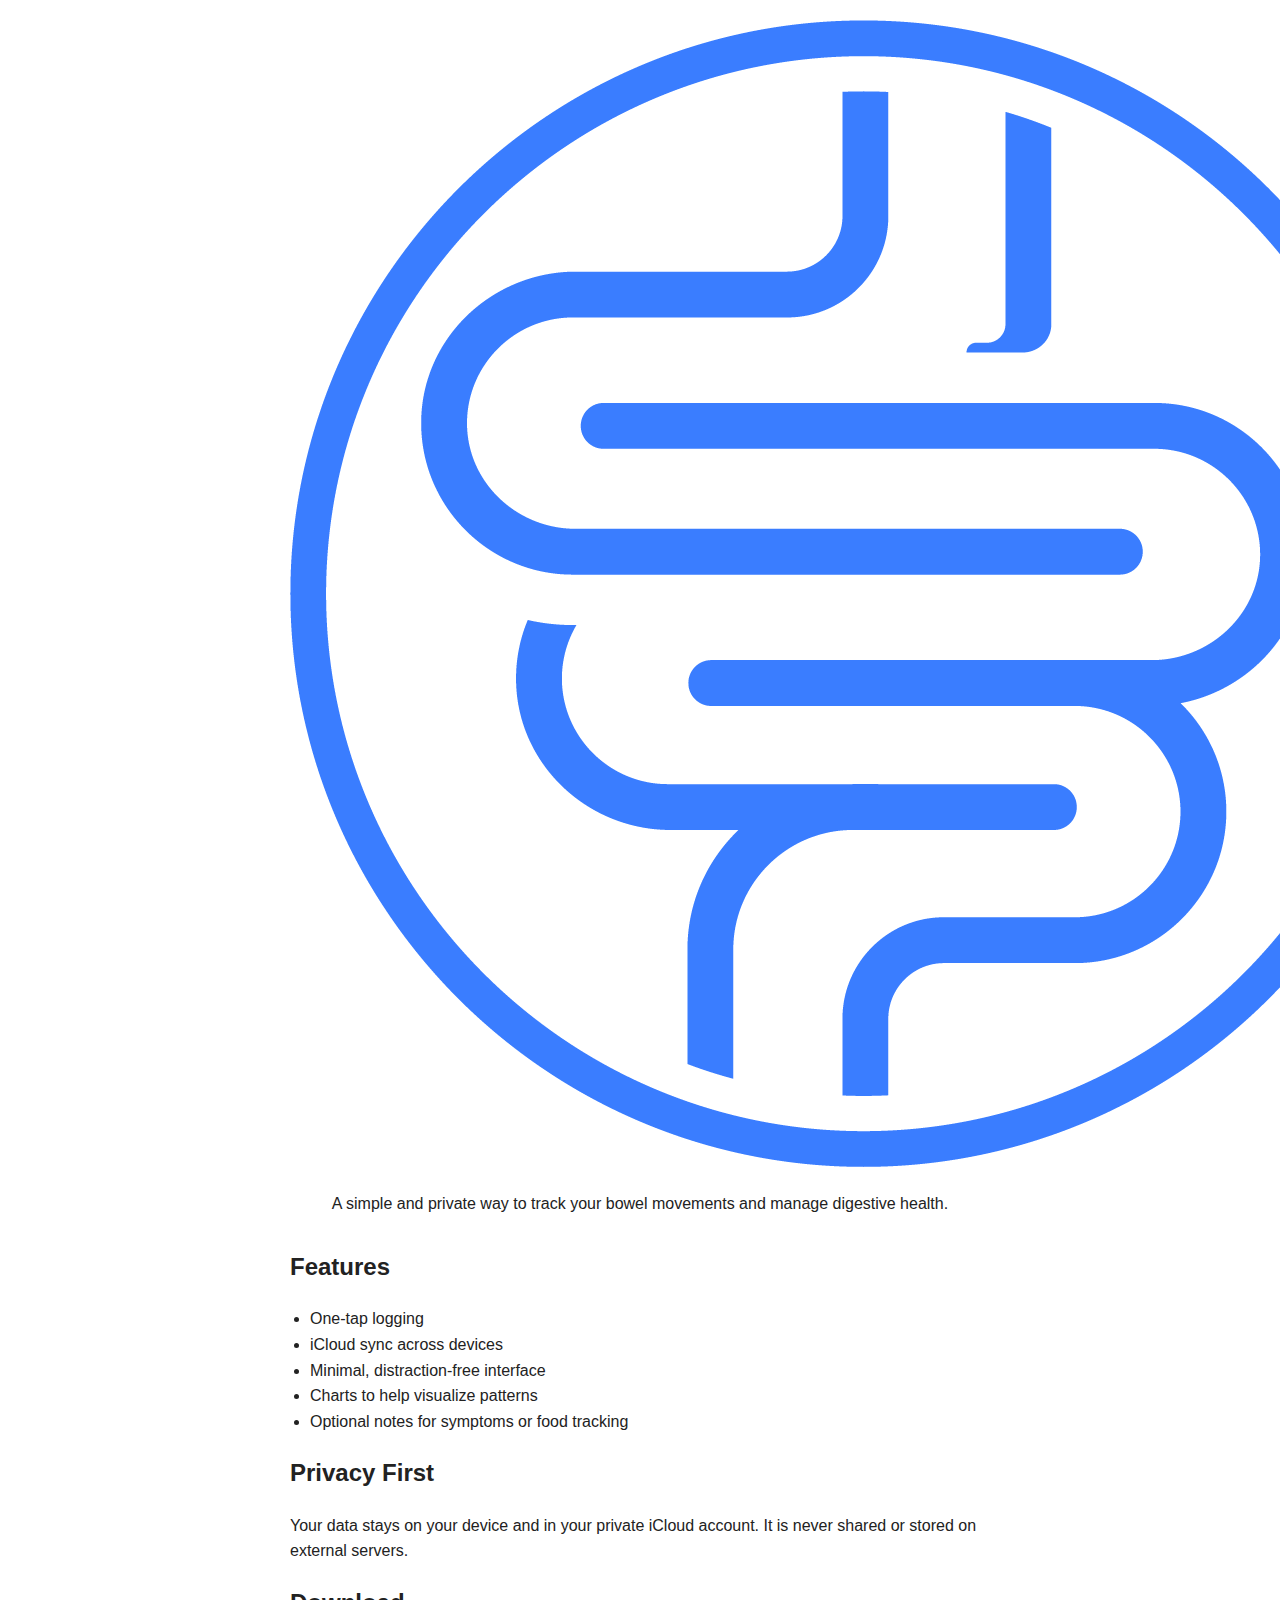
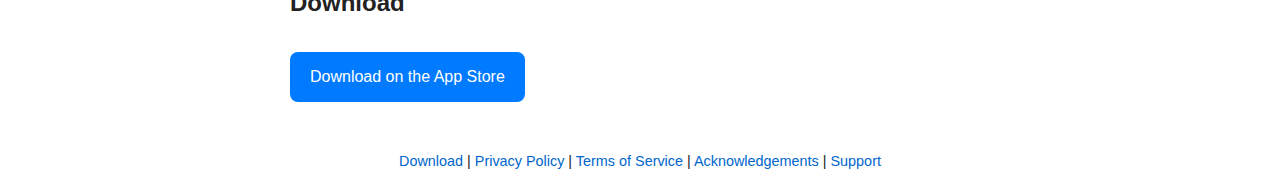
<file: index.html>
<!DOCTYPE html>
<html lang="en">
<head>
    <meta charset="UTF-8" />
    <meta name="viewport" content="width=device-width, initial-scale=1" />
    <title>Bowel Tracker</title>
    <link rel="stylesheet" href="style.css" />
    <link rel="icon" type="image/jpeg" href="Icons/icon-512.jpg" />
    <meta name="description" content="A simple and private way to track your bowel movements and manage digestive health." />
</head>
<body>

<header>
    <img src="Icons/logo.png" alt="Bowel Tracker Logo" class="logo">
    <p class="tagline">A simple and private way to track your bowel movements and manage digestive health.</p>
</header>

<main>
    <section>
        <h2>Features</h2>
        <ul>
            <li>One-tap logging</li>
            <li>iCloud sync across devices</li>
            <li>Minimal, distraction-free interface</li>
            <li>Charts to help visualize patterns</li>
            <li>Optional notes for symptoms or food tracking</li>
        </ul>
    </section>

    <section>
        <h2>Privacy First</h2>
        <p>Your data stays on your device and in your private iCloud account. It is never shared or stored on external servers.</p>
    </section>

    <section>
        <h2>Download</h2>
        <a class="button" href="https://apps.apple.com/us/app/bowel-tracker/id6756451989">Download on the App Store</a>
    </section>
</main>

<footer>
    <a href="https://apps.apple.com/us/app/bowel-tracker/id6756451989">Download</a> |
    <a href="privacy.html">Privacy Policy</a> |
    <a href="terms.html">Terms of Service</a> |
    <a href="acknowledgements.html">Acknowledgements</a> |
    <a href="mailto:mitchell.ferguson1998@gmail.com">Support</a>
</footer>

</body>
</html>
</file>
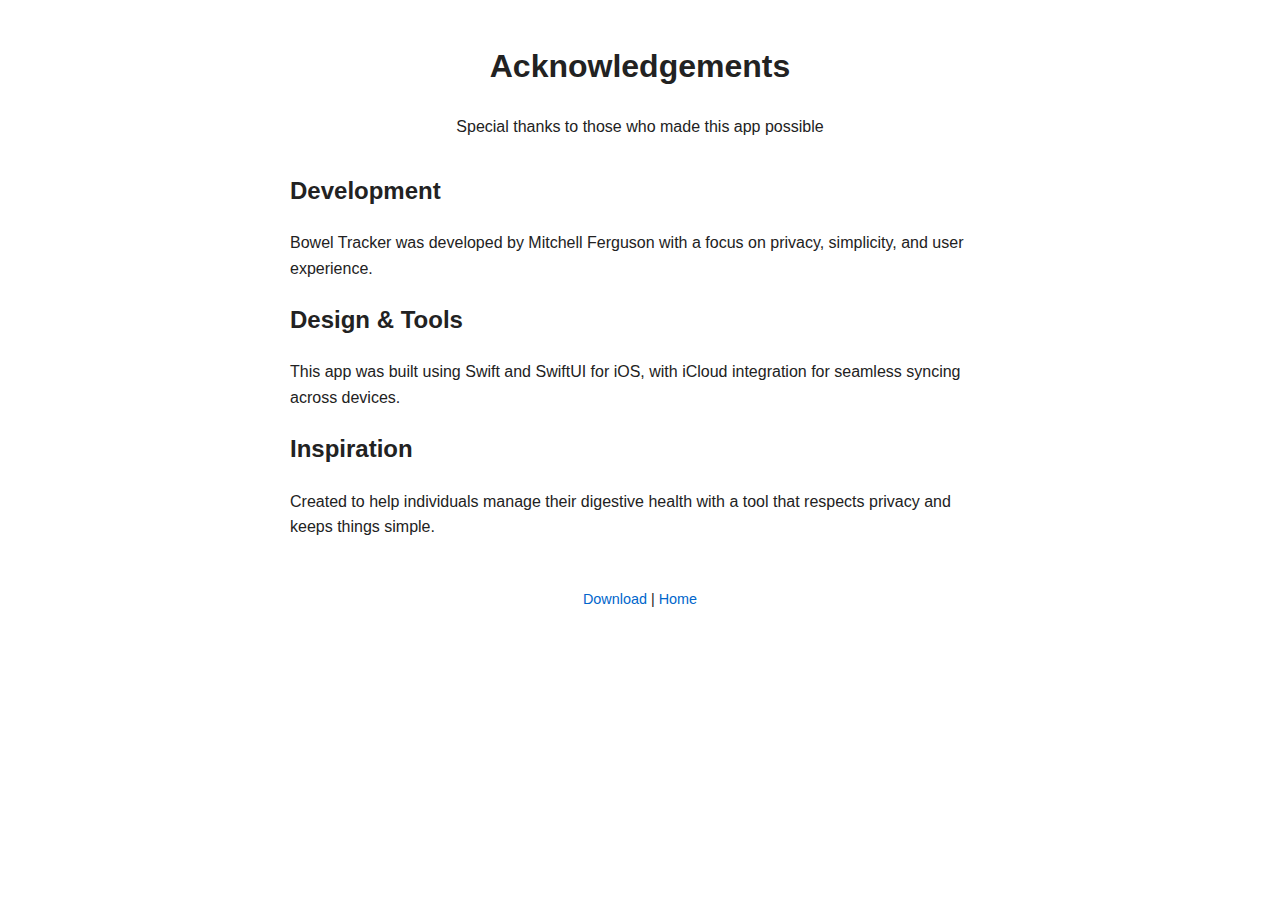
<file: acknowledgements.html>
<!DOCTYPE html>
<html lang="en">
<head>
    <meta charset="UTF-8" />
    <meta name="viewport" content="width=device-width, initial-scale=1" />
    <title>Acknowledgements – Bowel Tracker</title>
    <link rel="stylesheet" href="style.css" />
    <link rel="icon" type="image/jpeg" href="Icons/icon-512.jpg" />
</head>
<body>

<header>
    <h1 class="page-title">Acknowledgements</h1>
    <p class="tagline">Special thanks to those who made this app possible</p>
</header>

<main>
<section>
    <h2>Development</h2>
    <p>Bowel Tracker was developed by Mitchell Ferguson with a focus on privacy, simplicity, and user experience.</p>
</section>

<section>
    <h2>Design & Tools</h2>
    <p>This app was built using Swift and SwiftUI for iOS, with iCloud integration for seamless syncing across devices.</p>
</section>

<section>
    <h2>Inspiration</h2>
    <p>Created to help individuals manage their digestive health with a tool that respects privacy and keeps things simple.</p>
</section>
</main>

<footer>
    <a href="https://apps.apple.com/us/app/bowel-tracker/id6756451989">Download</a> |
    <a href="index.html">Home</a>
</footer>

</body>
</html>
</file>
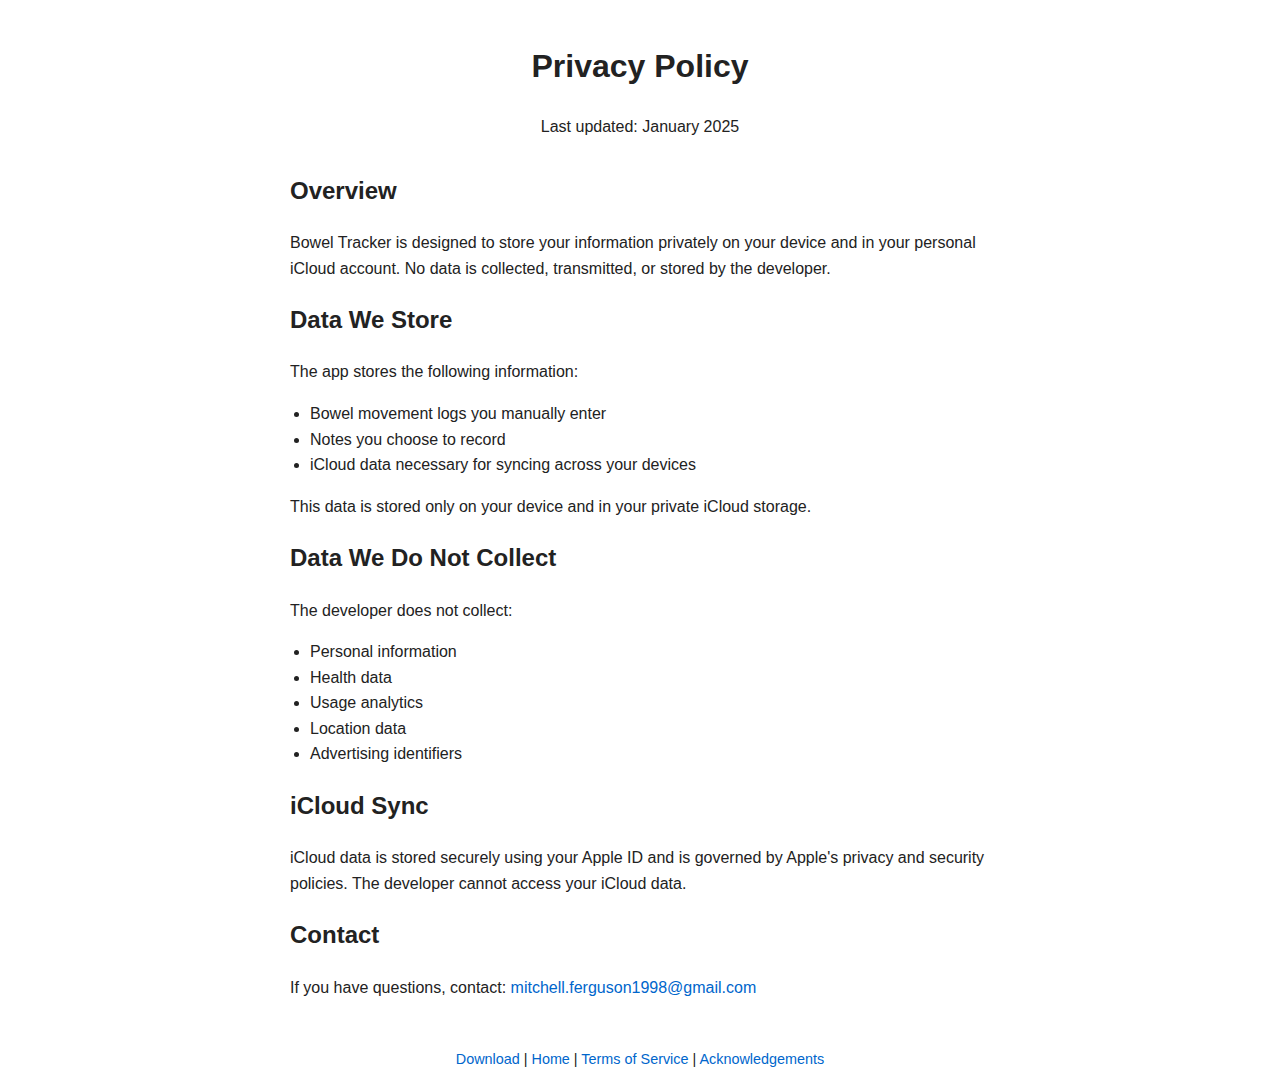
<file: privacy.html>
<!DOCTYPE html>
<html lang="en">
<head>
    <meta charset="UTF-8" />
    <meta name="viewport" content="width=device-width, initial-scale=1" />
    <title>Privacy Policy – Bowel Tracker</title>
    <link rel="stylesheet" href="style.css" />
    <link rel="icon" type="image/jpeg" href="Icons/icon-512.jpg" />
</head>
<body>

<header>
    <h1 class="page-title">Privacy Policy</h1>
    <p class="tagline">Last updated: January 2025</p>
</header>

<main>
<section>
    <h2>Overview</h2>
    <p>Bowel Tracker is designed to store your information privately on your device and in your personal iCloud account. No data is collected, transmitted, or stored by the developer.</p>
</section>

<section>
    <h2>Data We Store</h2>
    <p>The app stores the following information:</p>
    <ul>
        <li>Bowel movement logs you manually enter</li>
        <li>Notes you choose to record</li>
        <li>iCloud data necessary for syncing across your devices</li>
    </ul>
    <p>This data is stored only on your device and in your private iCloud storage.</p>
</section>

<section>
    <h2>Data We Do Not Collect</h2>
    <p>The developer does not collect:</p>
    <ul>
        <li>Personal information</li>
        <li>Health data</li>
        <li>Usage analytics</li>
        <li>Location data</li>
        <li>Advertising identifiers</li>
    </ul>
</section>

<section>
    <h2>iCloud Sync</h2>
    <p>iCloud data is stored securely using your Apple ID and is governed by Apple's privacy and security policies. The developer cannot access your iCloud data.</p>
</section>

<section>
    <h2>Contact</h2>
    <p>If you have questions, contact:
    <a href="mailto:mitchell.ferguson1998@gmail.com">mitchell.ferguson1998@gmail.com</a></p>
</section>
</main>

<footer>
    <a href="https://apps.apple.com/us/app/bowel-tracker/id6756451989">Download</a> |
    <a href="index.html">Home</a> |
    <a href="terms.html">Terms of Service</a> |
    <a href="acknowledgements.html">Acknowledgements</a>
</footer>

</body>
</html>
</file>
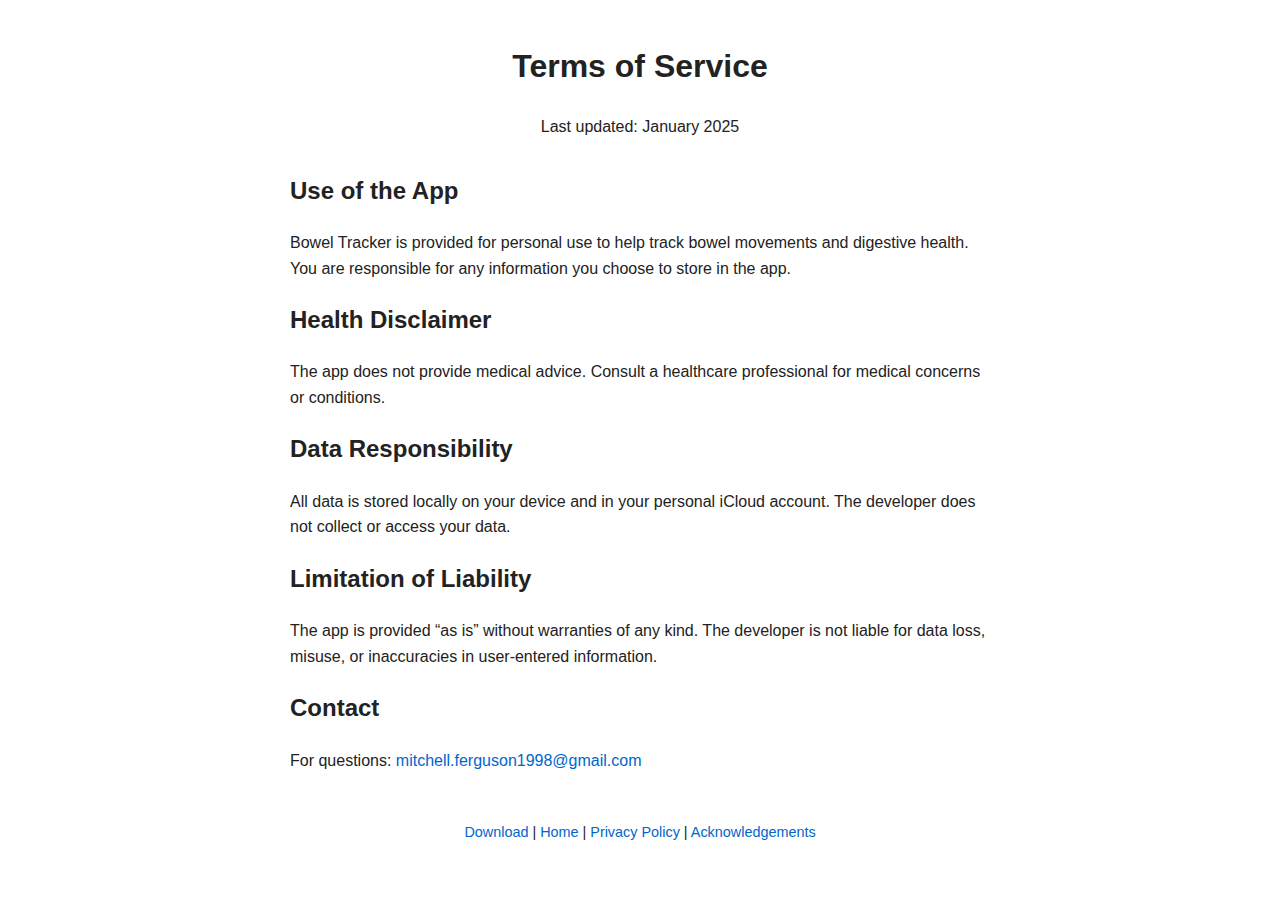
<file: terms.html>
<!DOCTYPE html>
<html lang="en">
<head>
    <meta charset="UTF-8" />
    <meta name="viewport" content="width=device-width, initial-scale=1" />
    <title>Terms of Service – Bowel Tracker</title>
    <link rel="stylesheet" href="style.css" />
    <link rel="icon" type="image/jpeg" href="Icons/icon-512.jpg" />
</head>
<body>

<header>
    <h1 class="page-title">Terms of Service</h1>
    <p class="tagline">Last updated: January 2025</p>
</header>

<main>
<section>
    <h2>Use of the App</h2>
    <p>Bowel Tracker is provided for personal use to help track bowel movements and digestive health. You are responsible for any information you choose to store in the app.</p>
</section>

<section>
    <h2>Health Disclaimer</h2>
    <p>The app does not provide medical advice. Consult a healthcare professional for medical concerns or conditions.</p>
</section>

<section>
    <h2>Data Responsibility</h2>
    <p>All data is stored locally on your device and in your personal iCloud account. The developer does not collect or access your data.</p>
</section>

<section>
    <h2>Limitation of Liability</h2>
    <p>The app is provided “as is” without warranties of any kind. The developer is not liable for data loss, misuse, or inaccuracies in user-entered information.</p>
</section>

<section>
    <h2>Contact</h2>
    <p>For questions: <a href="mailto:mitchell.ferguson1998@gmail.com">mitchell.ferguson1998@gmail.com</a></p>
</section>
</main>

<footer>
    <a href="https://apps.apple.com/us/app/bowel-tracker/id6756451989">Download</a> |
    <a href="index.html">Home</a> |
    <a href="privacy.html">Privacy Policy</a> |
    <a href="acknowledgements.html">Acknowledgements</a>
</footer>

</body>
</html>
</file>
<file: style.css>
body {
    font-family: -apple-system, BlinkMacSystemFont, "San Francisco", Arial, sans-serif;
    margin: 0;
    padding: 0;
    line-height: 1.6;
    color: #222;
    max-width: 700px;
    margin: 0 auto;
    padding: 20px;
}

header {
    text-align: center;
    margin-bottom: 2rem;
}

h1, h2 {
    font-weight: 600;
}

ul {
    padding-left: 20px;
}

footer {
    margin-top: 3rem;
    text-align: center;
    font-size: 0.9rem;
}

a {
    color: #0066cc;
    text-decoration: none;
}

a.button {
    display: inline-block;
    background: #007aff;
    color: white;
    padding: 12px 20px;
    border-radius: 8px;
    margin-top: 10px;
}

a.button:hover {
    opacity: 0.9;
}
</file>
